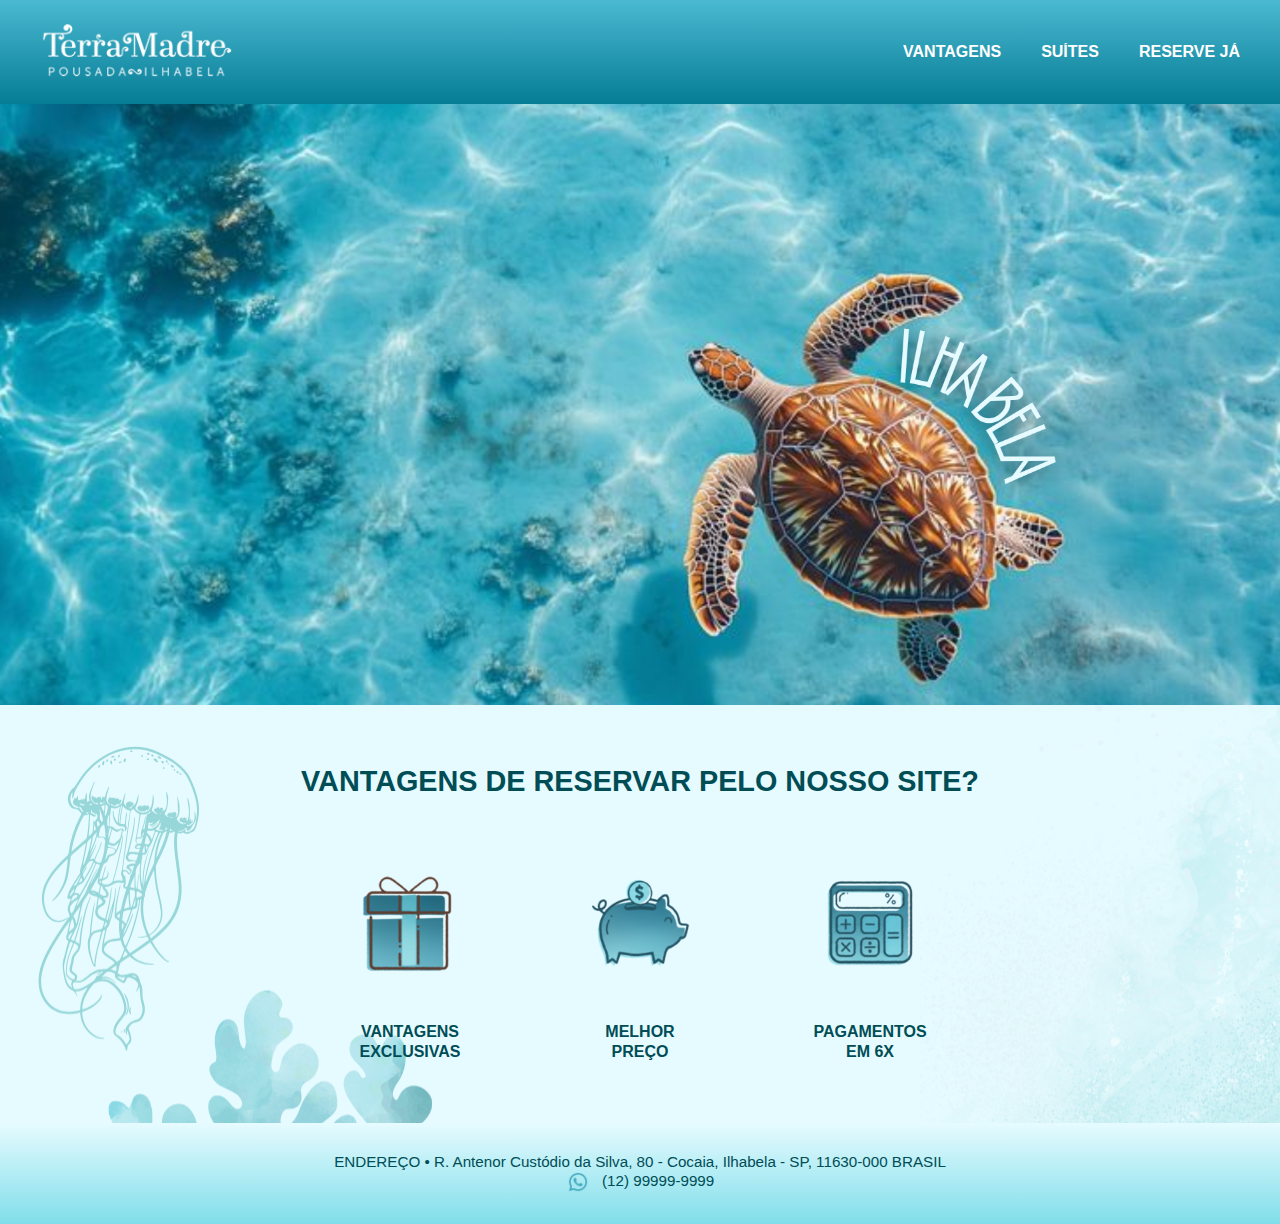
<file: index.html>
<!-- index.html -->
<!DOCTYPE html>
<html lang="pt-BR">
<head>
    <meta charset="UTF-8">
    <meta name="viewport" content="width=device-width, initial-scale=1.0">
    <title>Terra Madre Pousada Ilhabela</title>
    <link rel="stylesheet" href="style.css">
    <link rel="icon" type="image/png" href="img/favicon.png">
</head>
<body>
    <header>
        <div class="logo">
            <a href="index.html"><img src="img/logo.png" alt="Terra Madre Pousada Ilhabela"></a>
        </div>
        <nav>
            <ul>
                <li><a href="#vantagens">VANTAGENS</a></li>
                <li><a href="suites.html">SUÍTES</a></li>
                <li><a href="suites.html#reserva">RESERVE JÁ</a></li>
            </ul>
        </nav>
    </header>

    <section class="banner">
        <img src="img/banner.png" alt="Tartaruga Ilhabela">
    </section>

    <section  id="vantagens" class="vantagens">
        <h2>VANTAGENS DE RESERVAR PELO NOSSO SITE?</h2>
        <div class="vantagens-grid">
            <div class="item">
                <img src="img/presente.png" alt="Vantagens exclusivas">
                <p>VANTAGENS<br>EXCLUSIVAS</p>
            </div>
            <div class="item">
                <img src="img/porquinho.png" alt="Melhor preço">
                <p>MELHOR<br>PREÇO</p>
            </div>
            <div class="item">
                <img src="img/calculadora.png" alt="Pagamento em 6x">
                <p>PAGAMENTOS<br>EM 6X</p>
            </div>
        </div>
    </section>

    <footer>
        <p>ENDEREÇO • R. Antenor Custódio da Silva, 80 - Cocaia, Ilhabela - SP, 11630-000 BRASIL</p>
        <p><img src="img/logowhats.png" alt="WhatsApp"> (12) 99999-9999</p>
    </footer>
</body>
</html>
</file>
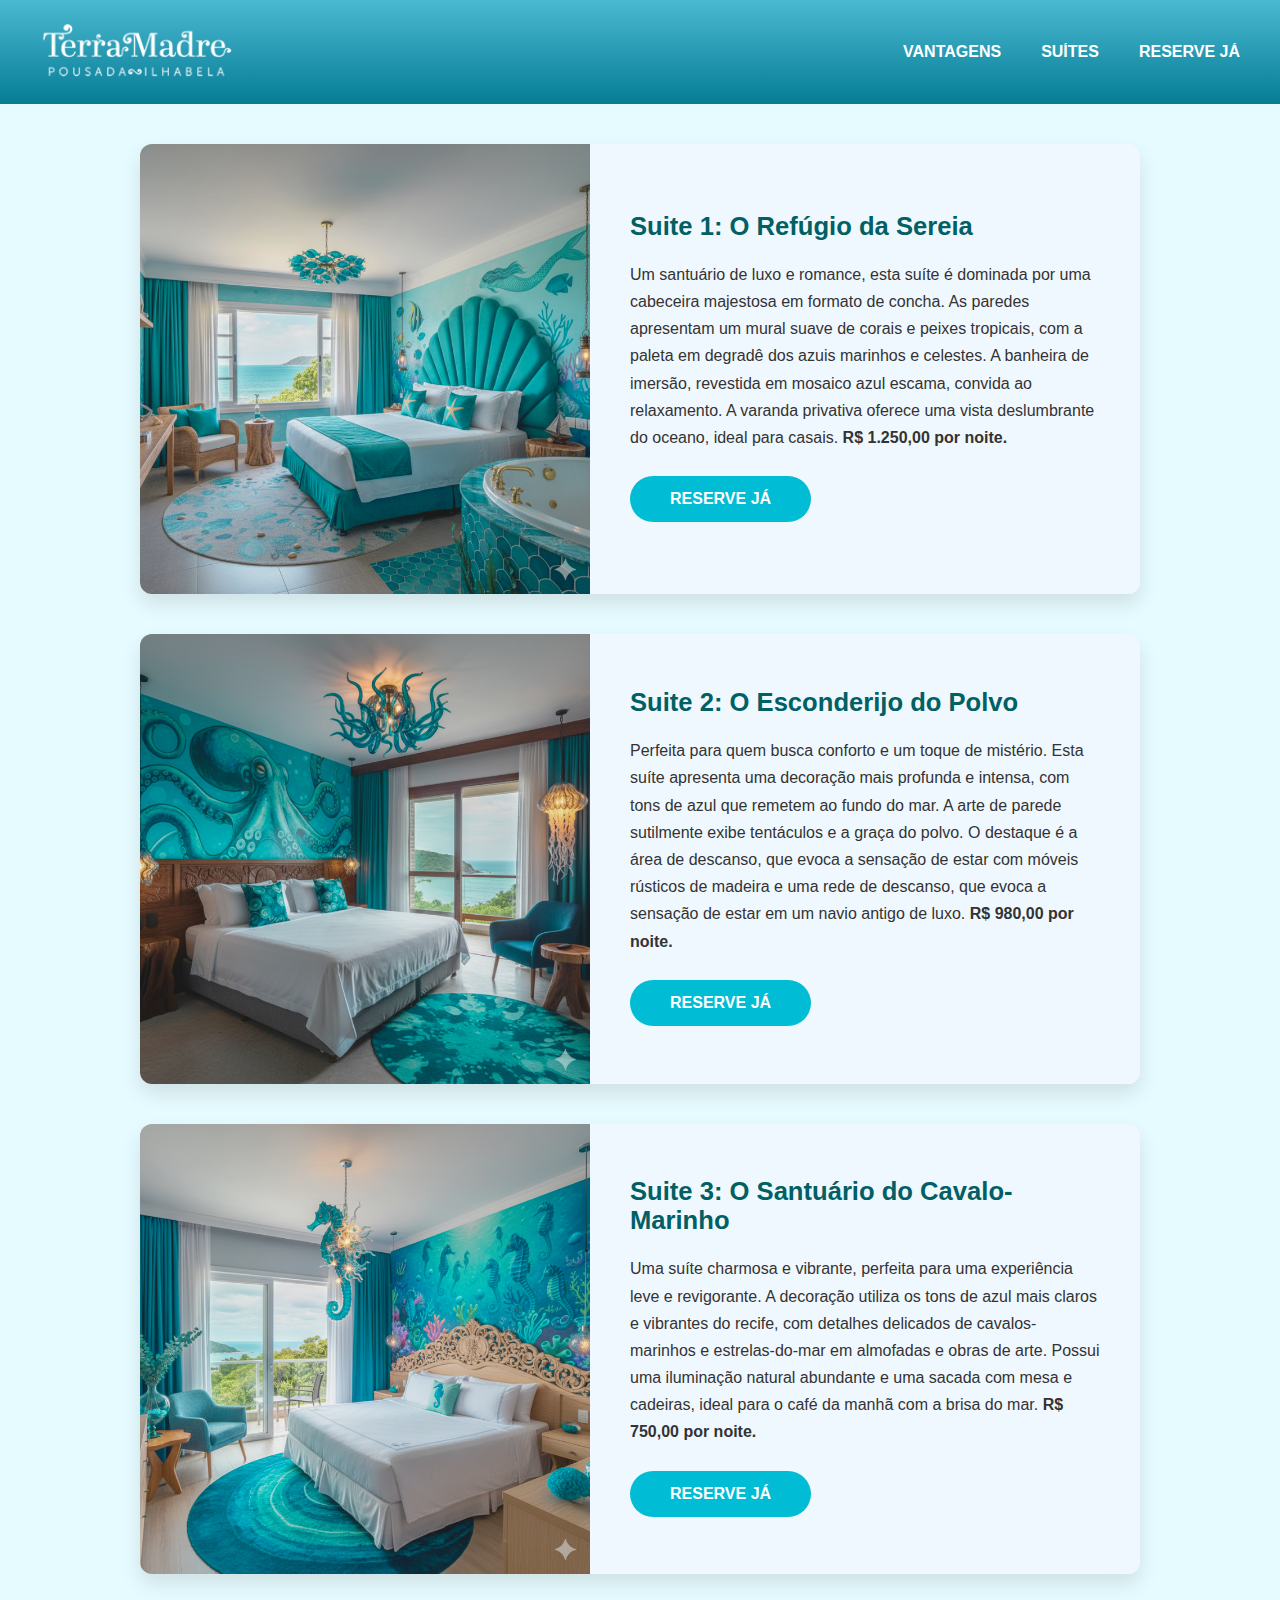
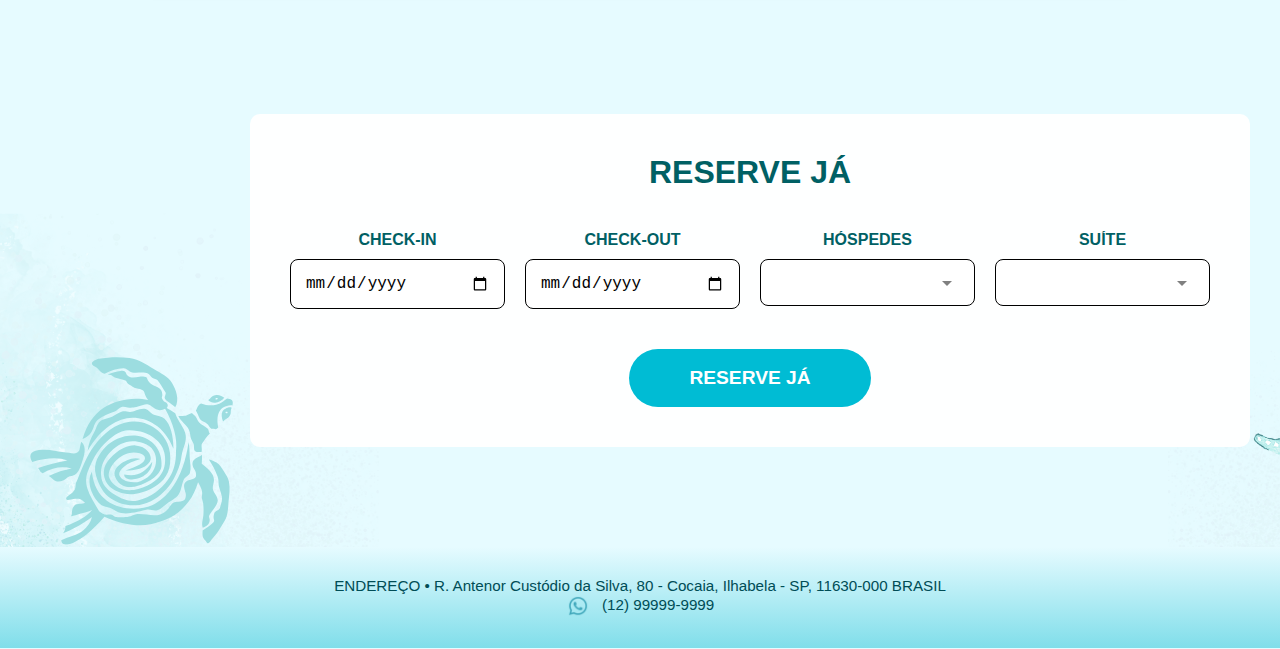
<file: suites.html>
<!-- suites.html -->
<!DOCTYPE html>
<html lang="pt-BR">
<head>
    <meta charset="UTF-8">
    <meta name="viewport" content="width=device-width, initial-scale=1.0">
    <title>Suítes - Terra Madre Pousada Ilhabela</title>
    <link rel="stylesheet" href="style.css">
    <link rel="icon" type="image/png" href="img/favicon.png">
</head>
<body>
    <header>
        <div class="logo">
            <a href="index.html"><img src="img/logo.png" alt="Terra Madre Pousada Ilhabela"></a>
        </div>
        <nav>
            <ul>
                <li><a href="index.html#vantagens">VANTAGENS</a></li>
                <li><a href="suites.html">SUÍTES</a></li>
                <li><a href="#reserva">RESERVE JÁ</a></li>
            </ul>
        </nav>
    </header>

    <main class="suites-page">
        <!-- Suíte 1 -->
        <section class="suite-individual">
            <img src="img/suite 1.png" alt="O Refúgio da Sereia">
            <div class="suite-text">
                <h3>Suite 1: O Refúgio da Sereia</h3>
                <p>Um santuário de luxo e romance, esta suíte é dominada por uma cabeceira majestosa em formato de concha. As paredes apresentam um mural suave de corais e peixes tropicais, com a paleta em degradê dos azuis marinhos e celestes. A banheira de imersão, revestida em mosaico azul escama, convida ao relaxamento. A varanda privativa oferece uma vista deslumbrante do oceano, ideal para casais. <strong>R$ 1.250,00 por noite.</strong></p>
                <a href="#reserva" class="btn-reserve">RESERVE JÁ</a>
            </div>
        </section>

        <!-- Suíte 2 -->
        <section class="suite-individual">
            <img src="img/suite 2.png" alt="O Esconderijo do Polvo">
            <div class="suite-text">
                <h3>Suite 2: O Esconderijo do Polvo</h3>
                <p>Perfeita para quem busca conforto e um toque de mistério. Esta suíte apresenta uma decoração mais profunda e intensa, com tons de azul que remetem ao fundo do mar. A arte de parede sutilmente exibe tentáculos e a graça do polvo. O destaque é a área de descanso, que evoca a sensação de estar com móveis rústicos de madeira e uma rede de descanso, que evoca a sensação de estar em um navio antigo de luxo. <strong>R$ 980,00 por noite.</strong></p>
                <a href="#reserva" class="btn-reserve">RESERVE JÁ</a>
            </div>
        </section>

        <!-- Suíte 3 -->
        <section class="suite-individual">
            <img src="img/suite 3.png" alt="O Santuário do Cavalo-Marinho">
            <div class="suite-text">
                <h3>Suite 3: O Santuário do Cavalo-Marinho</h3>
                <p>Uma suíte charmosa e vibrante, perfeita para uma experiência leve e revigorante. A decoração utiliza os tons de azul mais claros e vibrantes do recife, com detalhes delicados de cavalos-marinhos e estrelas-do-mar em almofadas e obras de arte. Possui uma iluminação natural abundante e uma sacada com mesa e cadeiras, ideal para o café da manhã com a brisa do mar. <strong>R$ 750,00 por noite.</strong></p>
                <a href="#reserva" class="btn-reserve">RESERVE JÁ</a>
            </div>
        </section>

        <!-- Formulário de Reserva -->
        <section id="reserva" class="reserva-back">
            <article class="reserva-form">
            <h2>RESERVE JÁ</h2>
            <form>
                <div class="form-row">
                    <div class="form-group">
                        <label>CHECK-IN</label>
                        <input type="date" required>
                    </div>
                    <div class="form-group">
                        <label>CHECK-OUT</label>
                        <input type="date" required>
                    </div>
                    <div class="form-group">
                        <label>HÓSPEDES</label>
                        <select required>
                            <option value="" disabled selected></option>
                            <option>1 adulto</option>
                            <option>2 adultos</option>
                            <option>2 adultos + 1 criança</option>
                        </select>
                    </div>
                    <div class="form-group">
                        <label>SUÍTE</label>
                        <select required>
                            <option value="" disabled selected></option>
                            <option>Suite 1: O Refúgio da Sereia</option>
                            <option>Suite 2: O Esconderijo do Polvo</option>
                            <option>Suite 3: O Santuário do Cavalo-Marinho</option>
                        </select>
                    </div>
                </div>
                <button type="submit" class="btn-reserve big">RESERVE JÁ</button>
            </form>
            </article>
        </section>
    </main>

    <footer>
        <p>ENDEREÇO • R. Antenor Custódio da Silva, 80 - Cocaia, Ilhabela - SP, 11630-000 BRASIL</p>
        <p><img src="img/logowhats.png" alt="WhatsApp"> (12) 99999-9999</p>
    </footer>
</body>
</html>
</file>
<file: style.css>
/* style.css - VERSÃO FINAL IDÊNTICA ÀS IMAGENS */
* {
    margin: 0;
    padding: 0;
    box-sizing: border-box;
    overflow-y: auto;
}

body {
    font-family: 'Arial', sans-serif;
    background: #e6fbff;
    background-size: cover;
    color: #333;
}

header {
    background: linear-gradient(180deg, #4ab9d1 0%, #067c95 100%);
    padding: 20px 40px;
    display: flex;
    justify-content: space-between;
    align-items: center;
    position: relative;
    z-index: 10;
}

.logo img {
    height: 60px;
}

nav ul {
    list-style: none;
    display: flex;
    gap: 40px;
}

nav a {
    color: white;
    text-decoration: none;
    font-weight: bold;
    font-size: 1rem;
    text-transform: uppercase;
    transition: opacity 0.3s;
}

nav a:hover {
    opacity: 0.8;
}

/* Banner */
.banner img {
    width: 100%;
    display: block;
}

/* Vantagens */
.vantagens {
    padding: 60px 20px;
    text-align: center;
    background-image: url(img/_POUSADA\ WIREFRAME\ fundo\ 1.png);
}

.vantagens h2 {
    font-size: 1.8rem;
    color: #004d56;
    text-transform: uppercase;
    margin-bottom: 50px;
}

.vantagens-grid {
    display: flex;
    justify-content: center;
    gap: 80px;
    flex-wrap: wrap;
}

.vantagens-grid .item img {
    width: 150px;
    height: 150px;
    margin-bottom: 20px;
}

.vantagens-grid p {
    font-weight: bold;
    color: #004d56;
    text-transform: uppercase;
    line-height: 1.3;
}

/* Suítes individuais */
.suite-individual {
    display: flex;
    align-items: center;
    background: rgba(240, 248, 255, 0.95);
    margin: 40px auto;
    max-width: 1000px;
    border-radius: 12px;
    overflow: hidden;
    box-shadow: 0 10px 20px rgba(0,0,0,0.1);
}

.suite-individual img {
    width: 45%;
    height: auto;
    object-fit: cover;
}

.suite-text {
    padding: 40px;
    flex: 1;
}

.suite-text h3 {
    font-size: 1.6rem;
    color: #006064;
    margin-bottom: 20px;
}

.suite-text p {
    font-size: 1rem;
    line-height: 1.7;
    margin-bottom: 25px;
}

.btn-reserve {
    background: #00bcd4;
    color: white;
    padding: 14px 40px;
    border-radius: 50px;
    text-decoration: none;
    font-weight: bold;
    text-transform: uppercase;
    display: inline-block;
    transition: background 0.3s;
    border: none;
}

.btn-reserve:hover {
    background: #00838f;

}

.btn-reserve.big {
    padding: 18px 60px;
    font-size: 1.2rem;
}

/* Formulário de reserva */
.reserva-back{
background-image: url(img/_POUSADA\ WIREFRAME\ fundo\ 2.png);
}

.reserva-form {
    background: rgba(255, 255, 255, 0.95);
    padding: 40px 40px;
    text-align: center;
    margin: 100px;
    width: 1000px;
    margin-left: 250px;
    border-radius: 10px;
}

.reserva-form h2 {
    font-size: 2rem;
    color: #006064;
    text-transform: uppercase;
    margin-bottom: 40px;
}

.form-row {
    display: flex;
    gap: 20px;
    max-width: 1000px;
    margin: 0 auto 40px auto;
    flex-wrap: wrap;
}

.form-group {
    flex: 1;
    min-width: 200px;
}

.form-group label {
    display: block;
    margin-bottom: 10px;
    font-weight: bold;
    color: #006064;
    text-transform: uppercase;
}

.form-group input,
.form-group select {
    width: 100%;
    padding: 14px;
    border: 1px solid black;
    border-radius: 8px;
    background: #ffffff;
    font-size: 1rem;
}

.form-group select {
    appearance: none;
    background-image: url('data:image/svg+xml;utf8,<svg fill="gray" height="24" viewBox="0 0 24 24" width="24" xmlns="http://www.w3.org/2000/svg"><path d="M7 10l5 5 5-5z"/></svg>');
    background-repeat: no-repeat;
    background-position: right 15px center;
}

/* Footer */
footer {
    background: linear-gradient(180deg, #e6fbff 0%, #80deea 100%);
    color: #004d56;
    text-align: center;
    padding: 30px 20px;
    font-size: 0.95rem;
}

footer img {
    width: 24px;
    vertical-align: middle;
    margin-right: 8px;
}

/* Responsivo */
@media (max-width: 900px) {
    .suite-individual {
        flex-direction: column;
    }
    .suite-individual img {
        width: 100%;
    }
    .form-row {
        flex-direction: column;
        align-items: center;
    }
}

@media (max-width: 600px) {
    header {
        flex-direction: column;
        text-align: center;
    }
    nav ul {
        margin-top: 20px;
        gap: 20px;
    }
    .vantagens-grid {
        flex-direction: column;
        align-items: center;
    }
}
</file>
